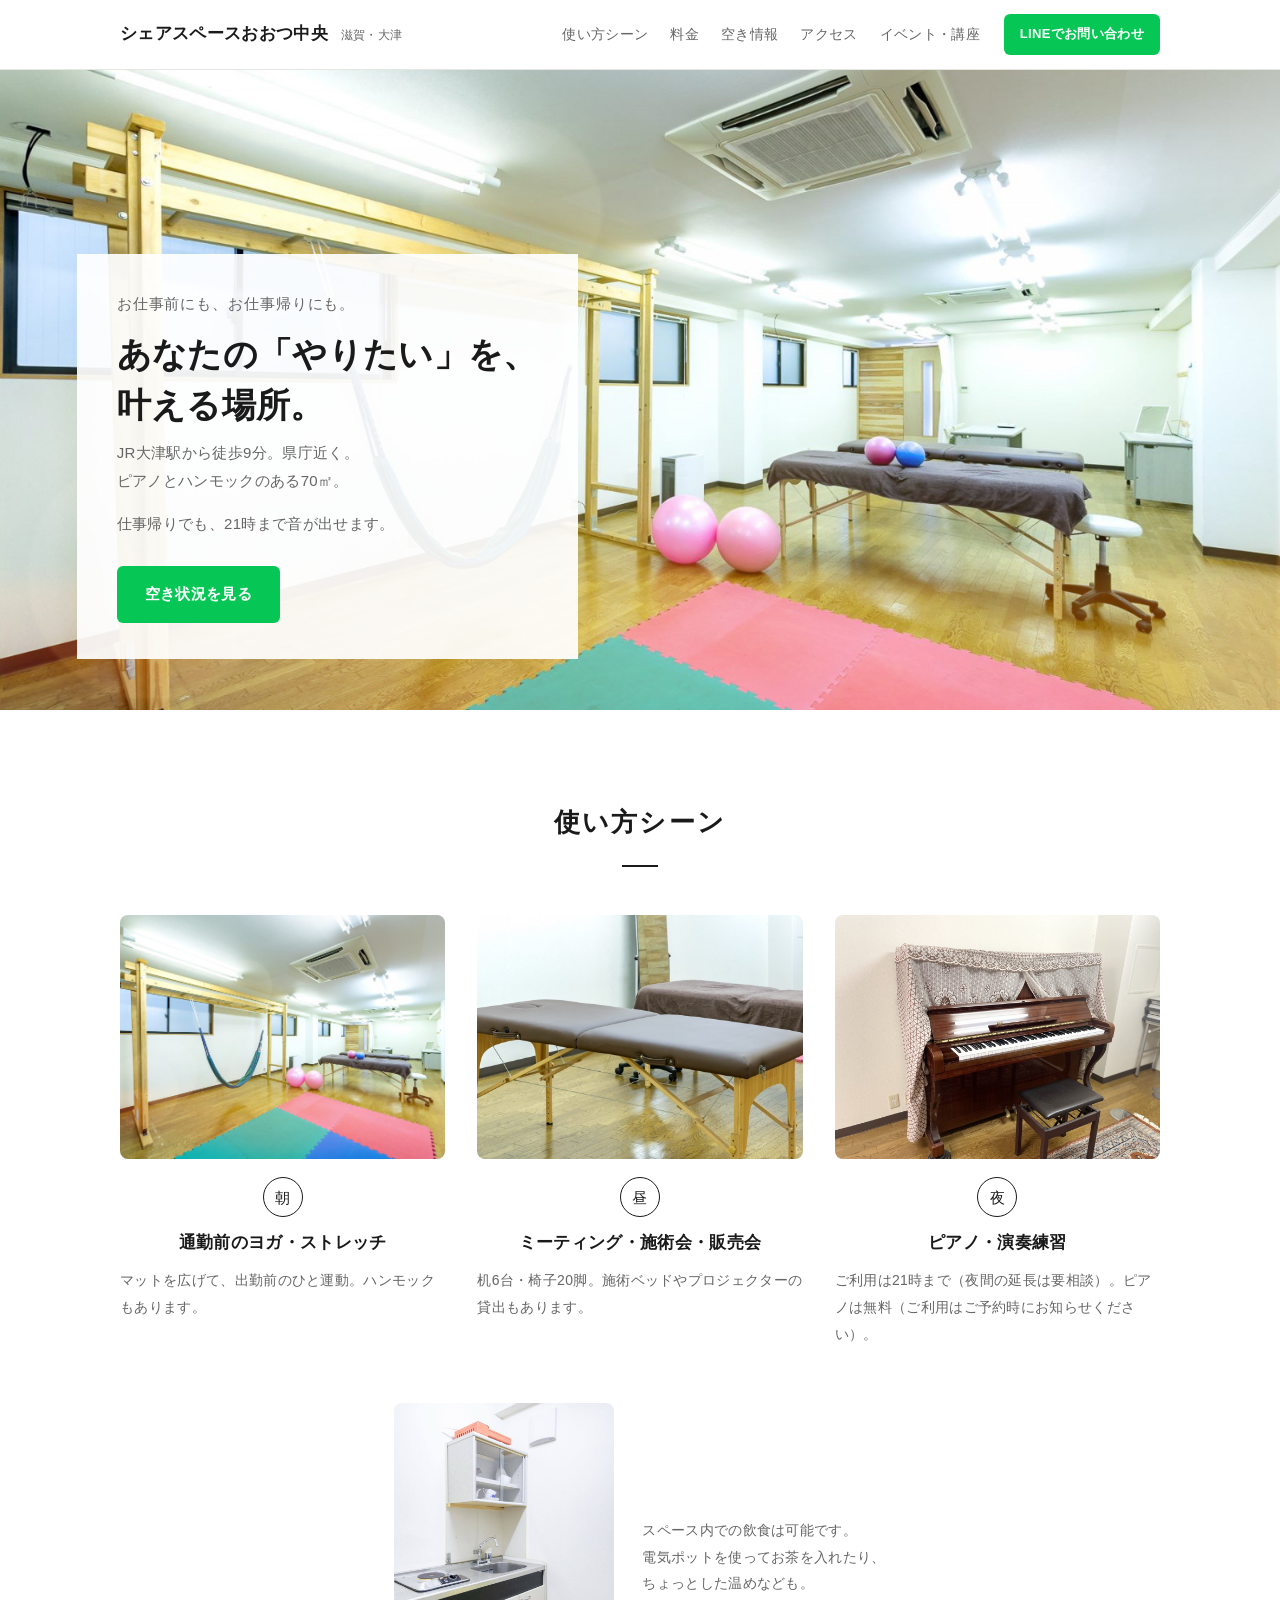
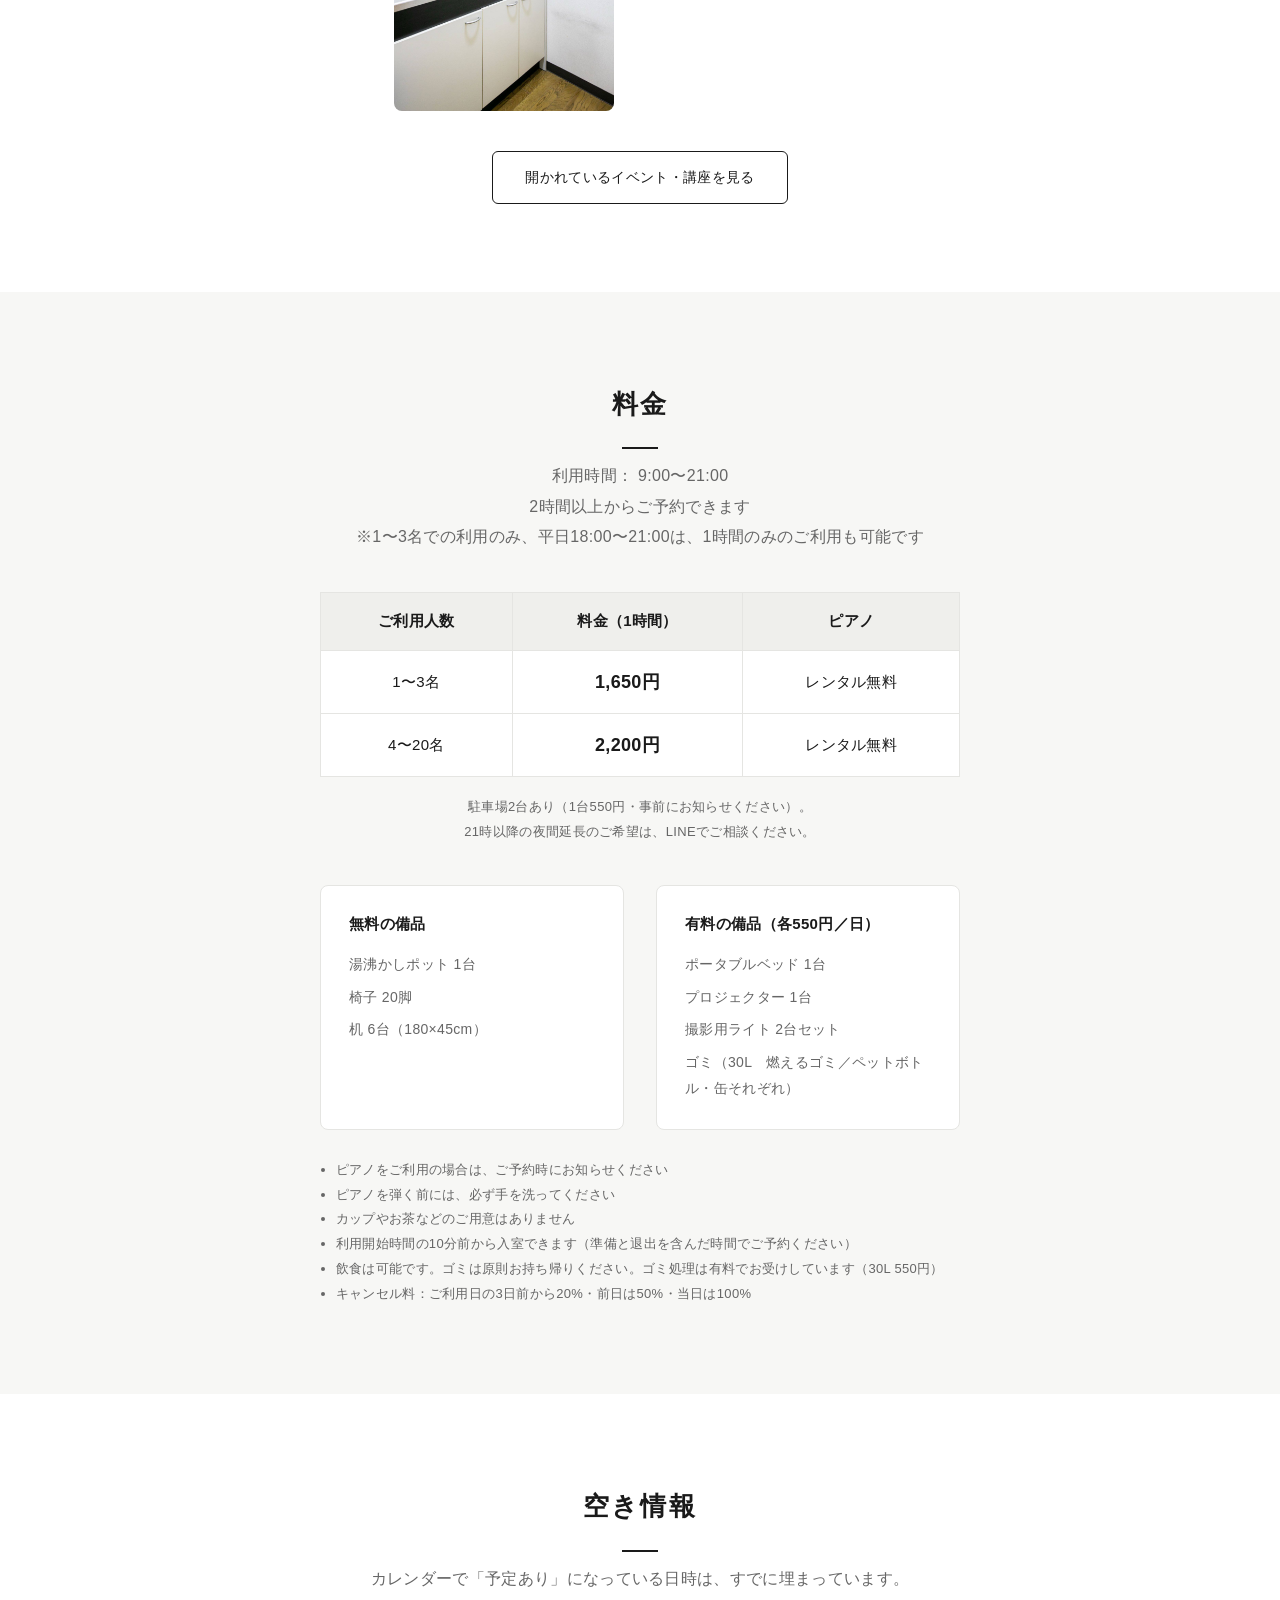
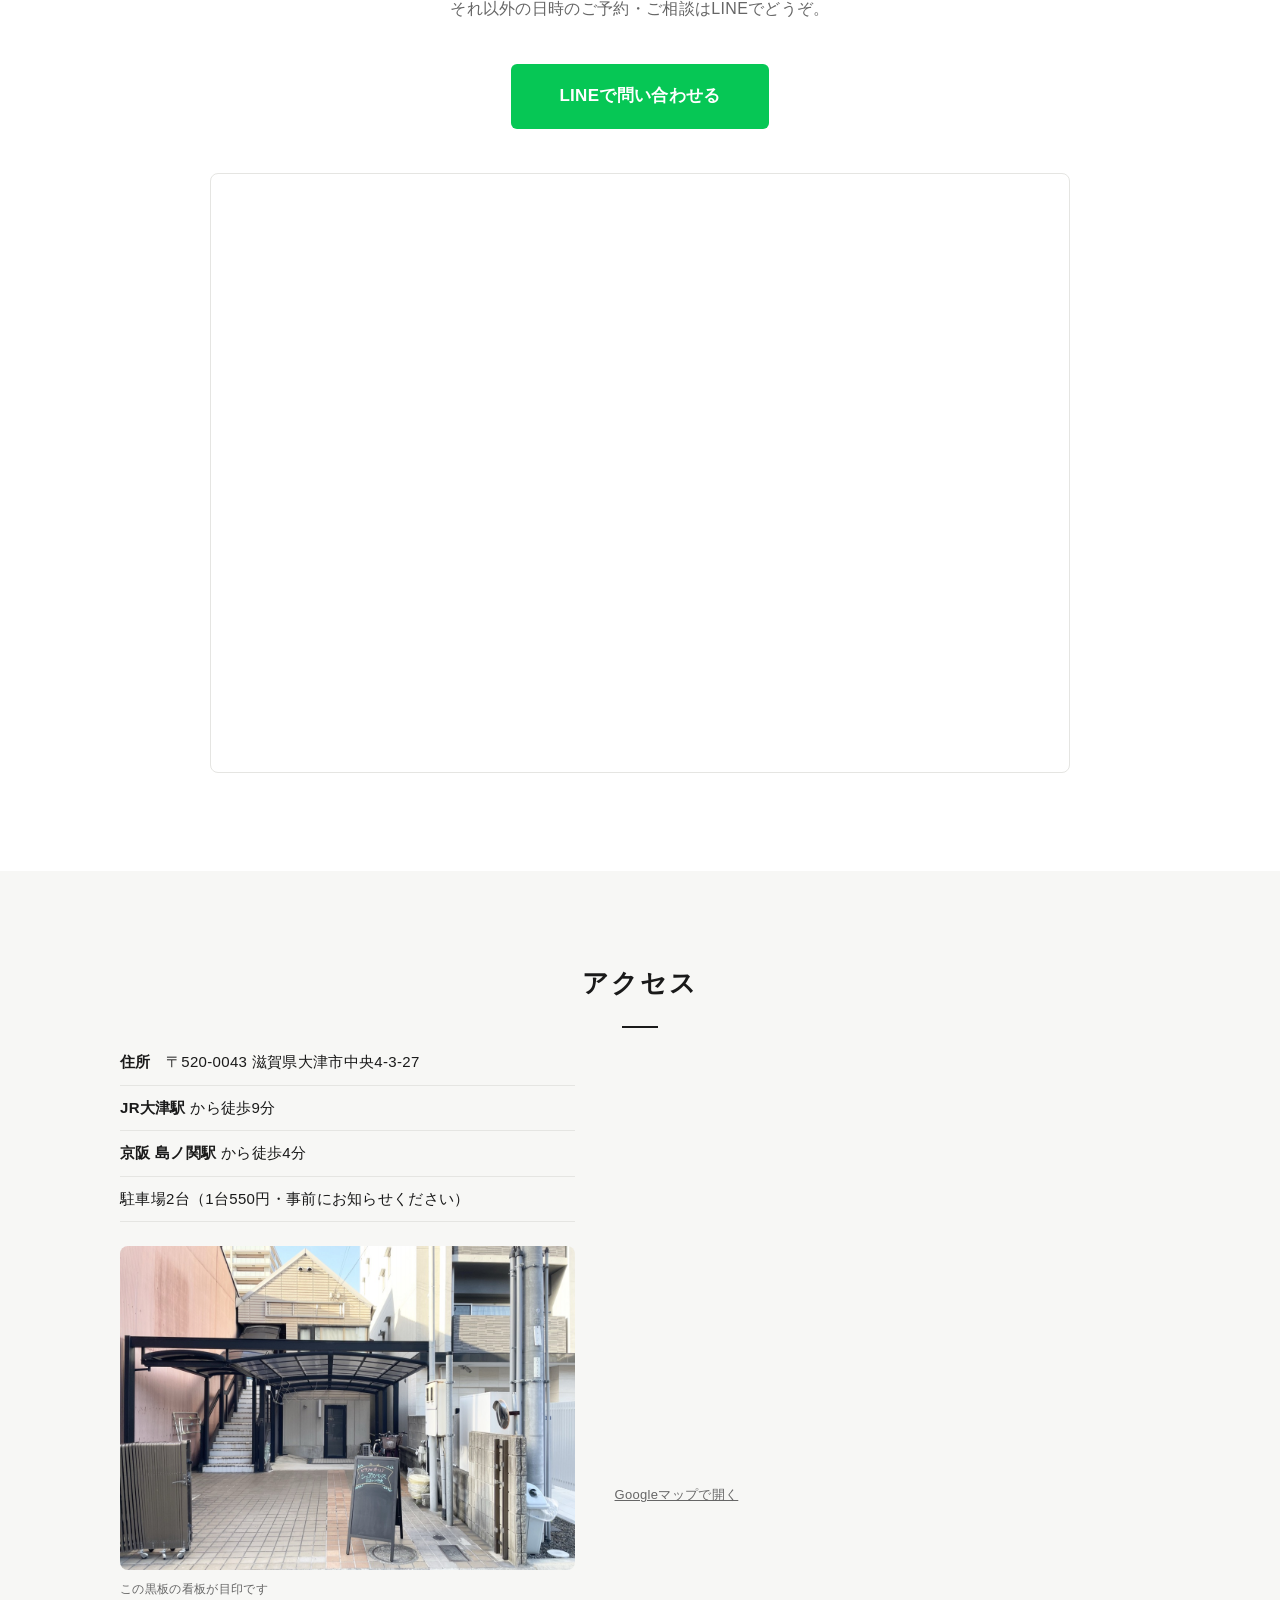
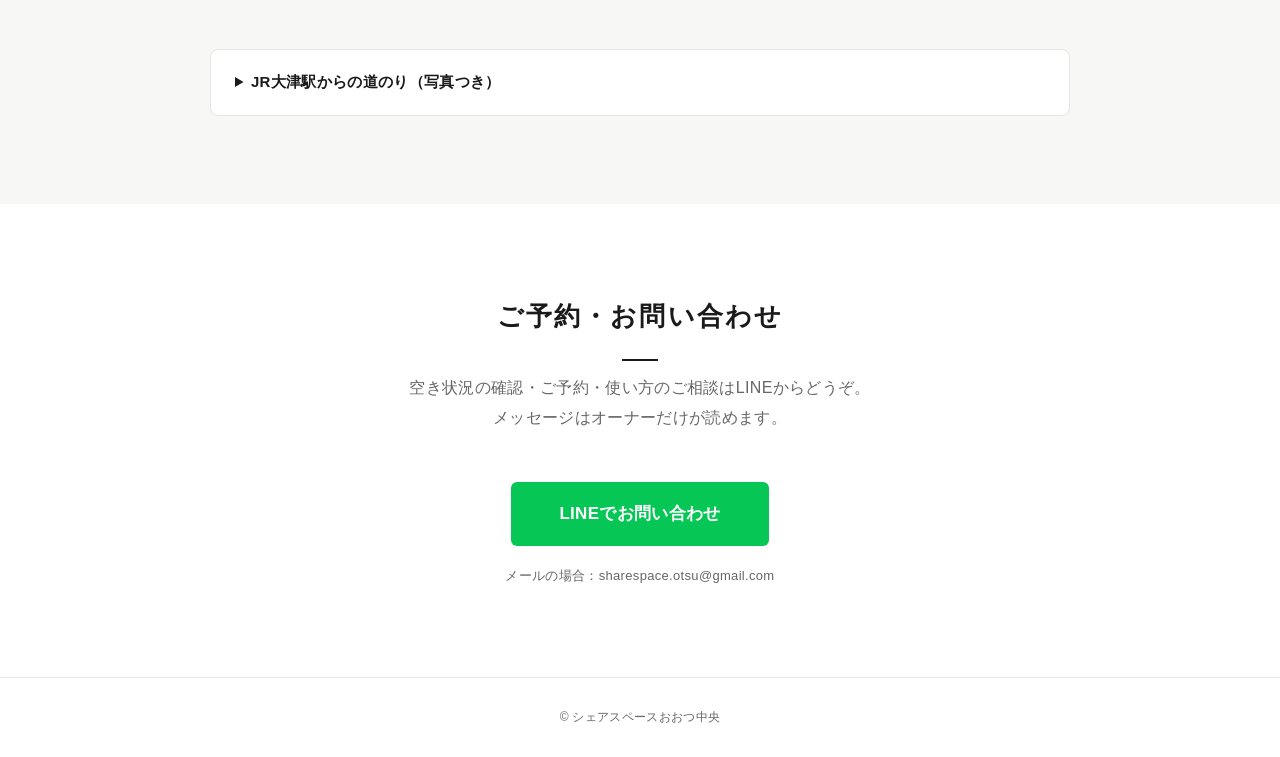
<file: index.html>
<!DOCTYPE html>
<html lang="ja">
<head>
  <meta charset="UTF-8">
  <!-- Google tag (gtag.js) -->
  <script async src="https://www.googletagmanager.com/gtag/js?id=G-ECEK7TFLC9"></script>
  <script>
    window.dataLayer = window.dataLayer || [];
    function gtag(){dataLayer.push(arguments);}
    gtag('js', new Date());
    gtag('config', 'G-ECEK7TFLC9');
  </script>
  <meta name="viewport" content="width=device-width, initial-scale=1.0">
  <title>シェアスペースおおつ中央｜大津駅徒歩9分・ピアノが弾けるレンタルスペース</title>
  <meta name="description" content="JR大津駅徒歩9分・京阪島ノ関駅徒歩4分。ピアノとハンモックのある70㎡のレンタルスペース。ヨガ・ピアノ練習・ミーティング・施術会に。21時まで。">
  <link rel="stylesheet" href="css/style.css?v=20260719f">
</head>
<body>

  <header class="site-header">
    <div class="header-inner">
      <div class="site-title">
        <a href="#top">シェアスペースおおつ中央</a>
        <span class="site-sub">滋賀・大津</span>
      </div>
      <nav class="site-nav">
        <a href="#scenes">使い方シーン</a>
        <a href="#price">料金</a>
        <a href="#calendar">空き情報</a>
        <a href="#access">アクセス</a>
        <a href="events.html">イベント・講座</a>
      </nav>
      <a class="btn-line btn-line-small" href="https://lin.ee/ooiNmAy">LINEでお問い合わせ</a>
    </div>
  </header>

  <main id="top">

    <!-- ヒーロー -->
    <section class="hero">
      <div class="hero-photo">
        <img src="images/hero.jpg" alt="シェアスペースおおつ中央の室内。木の床とハンモックのある70㎡の空間">
      </div>
      <div class="hero-text">
        <!-- キャッチコピー：2026-07-19本人確定（B案） -->
        <p class="hero-eyebrow">お仕事前にも、お仕事帰りにも。</p>
        <h1>あなたの「やりたい」を、<br>叶える場所。</h1>
        <p>JR大津駅から徒歩9分。県庁近く。<br>ピアノとハンモックのある70㎡。</p>
        <p class="hero-gap">仕事帰りでも、21時まで音が出せます。</p>
        <a class="btn-line" href="#calendar">空き状況を見る</a>
      </div>
    </section>

    <!-- 使い方シーン -->
    <section class="section" id="scenes">
      <h2>使い方シーン</h2>
      <div class="scene-grid">
        <article class="scene-card">
          <div class="scene-photo"><img src="images/hero.jpg" alt="マットとハンモックのある室内"></div>
          <div class="scene-label">朝</div>
          <h3>通勤前のヨガ・ストレッチ</h3>
          <!-- 【仮文】 -->
          <p>マットを広げて、出勤前のひと運動。ハンモックもあります。</p>
        </article>
        <article class="scene-card">
          <div class="scene-photo"><img src="images/bed.jpg" alt="施術用ポータブルベッド"></div>
          <div class="scene-label">昼</div>
          <h3>ミーティング・施術会・販売会</h3>
          <!-- 【仮文】 -->
          <p>机6台・椅子20脚。施術ベッドやプロジェクターの貸出もあります。</p>
        </article>
        <article class="scene-card">
          <div class="scene-photo"><img src="images/piano.jpg" alt="アップライトピアノ"></div>
          <div class="scene-label">夜</div>
          <h3>ピアノ・演奏練習</h3>
          <!-- 営業時間は9:00〜21:00に統一（2026-07-19本人指示）。夜間延長は承認制のため「要相談」表記のみ・料金は載せない -->
          <p>ご利用は21時まで（夜間の延長は要相談）。ピアノは無料（ご利用はご予約時にお知らせください）。</p>
        </article>
      </div>
      <div class="scene-kitchen">
        <img src="images/kitchen.jpg" alt="ミニキッチン（電気ポット・シンク）">
        <p>スペース内での飲食は可能です。<br>電気ポットを使ってお茶を入れたり、<br>ちょっとした温めなども。</p>
      </div>
      <div class="scene-more">
        <a href="events.html">開かれているイベント・講座を見る</a>
      </div>
    </section>

    <!-- 料金 -->
    <section class="section section-gray" id="price">
      <h2>料金</h2>
      <p class="section-lead">利用時間： 9:00〜21:00<br>2時間以上からご予約できます<br>※1〜3名での利用のみ、平日18:00〜21:00は、1時間のみのご利用も可能です</p>
      <div class="table-wrap">
        <table class="price-table">
          <thead>
            <tr><th>ご利用人数</th><th>料金（1時間）</th><th>ピアノ</th></tr>
          </thead>
          <tbody>
            <tr><td>1〜3名</td><td class="price">1,650円</td><td>レンタル無料</td></tr>
            <tr><td>4〜20名</td><td class="price">2,200円</td><td>レンタル無料</td></tr>
          </tbody>
        </table>
      </div>
      <p class="note">駐車場2台あり（1台550円・事前にお知らせください）。<br>21時以降の夜間延長のご希望は、LINEでご相談ください。</p>

      <div class="equipment">
        <div class="equipment-col">
          <h3>無料の備品</h3>
          <ul>
            <li>湯沸かしポット 1台</li>
            <li>椅子 20脚</li>
            <li>机 6台（180×45cm）</li>
          </ul>
        </div>
        <div class="equipment-col">
          <h3>有料の備品（各550円／日）</h3>
          <ul>
            <li>ポータブルベッド 1台</li>
            <li>プロジェクター 1台</li>
            <li>撮影用ライト 2台セット</li>
            <li>ゴミ（30L　燃えるゴミ／ペットボトル・缶それぞれ）</li>
          </ul>
        </div>
      </div>
      <ul class="rules">
        <li>ピアノをご利用の場合は、ご予約時にお知らせください</li>
        <li>ピアノを弾く前には、必ず手を洗ってください</li>
        <li>カップやお茶などのご用意はありません</li>
        <li>利用開始時間の10分前から入室できます（準備と退出を含んだ時間でご予約ください）</li>
        <li>飲食は可能です。ゴミは原則お持ち帰りください。ゴミ処理は有料でお受けしています（30L 550円）</li>
        <li>キャンセル料：ご利用日の3日前から20%・前日は50%・当日は100%</li>
      </ul>
    </section>

    <!-- 空き情報 -->
    <section class="section" id="calendar">
      <h2>空き情報</h2>
      <p class="section-lead">カレンダーで「予定あり」になっている日時は、すでに埋まっています。<br>それ以外の日時のご予約・ご相談はLINEでどうぞ。</p>
      <div class="calendar-cta">
        <a class="btn-line btn-line-large" href="https://lin.ee/ooiNmAy">LINEで問い合わせる</a>
      </div>
      <div class="calendar-wrap">
        <iframe src="https://calendar.google.com/calendar/embed?src=7jspsnssed86r68svoffqrque8%40group.calendar.google.com&ctz=Asia%2FTokyo" title="空き情報カレンダー" loading="lazy"></iframe>
      </div>
    </section>

    <!-- アクセス -->
    <section class="section section-gray" id="access">
      <h2>アクセス</h2>
      <div class="access-grid">
        <div class="access-info">
          <ul class="access-list">
            <li><strong>住所</strong>　〒520-0043 滋賀県大津市中央4-3-27</li>
            <li><strong>JR大津駅</strong> から徒歩9分</li>
            <li><strong>京阪 島ノ関駅</strong> から徒歩4分</li>
            <li>駐車場2台（1台550円・事前にお知らせください）</li>
          </ul>
          <div class="access-photo">
            <img src="images/exterior.jpg" alt="シェアスペースおおつ中央の入口。黒板の立て看板が目印">
            <p class="caption">この黒板の看板が目印です</p>
          </div>
        </div>
        <div class="access-map">
          <iframe src="https://maps.google.com/maps?q=%E3%82%B7%E3%82%A7%E3%82%A2%E3%82%B9%E3%83%9A%E3%83%BC%E3%82%B9%E3%81%8A%E3%81%8A%E3%81%A4%E4%B8%AD%E5%A4%AE%20%E6%BB%8B%E8%B3%80%E7%9C%8C%E5%A4%A7%E6%B4%A5%E5%B8%82%E4%B8%AD%E5%A4%AE4-3-27&output=embed" title="地図" loading="lazy"></iframe>
          <a class="map-link" href="https://www.google.com/maps/search/?api=1&query=%E3%82%B7%E3%82%A7%E3%82%A2%E3%82%B9%E3%83%9A%E3%83%BC%E3%82%B9%E3%81%8A%E3%81%8A%E3%81%A4%E4%B8%AD%E5%A4%AE%20%E6%BB%8B%E8%B3%80%E7%9C%8C%E5%A4%A7%E6%B4%A5%E5%B8%82%E4%B8%AD%E5%A4%AE4-3-27">Googleマップで開く</a>
        </div>
      </div>

      <details class="route">
        <summary>JR大津駅からの道のり（写真つき）</summary>
        <div class="route-body">
          <img src="images/route-1.jpg" alt="道順1〜3">
          <ol start="1">
            <li>大津駅北口を出て、右側に曲がります</li>
            <li>フレンドマートの横をそのまま進みます</li>
            <li>横断歩道を向かい側に渡ってから、さらに右手に下ります</li>
          </ol>
          <img src="images/route-2.jpg" alt="道順4〜6">
          <ol start="4">
            <li>横断歩道（信号あり）を渡り、左に曲がって道なりに下ります（県庁に沿った道です）</li>
            <li>NHKが見えます。そのままNHKの方に渡ります</li>
            <li>JA全農滋賀のビルの方に渡り、琵琶湖の方に向かって降りていきます</li>
          </ol>
          <img src="images/route-3.jpg" alt="道順7〜9">
          <ol start="7">
            <li>ひだち教室の看板のところを右折します</li>
            <li>お地蔵さんのある小さい川（吾妻川）を渡ります</li>
            <li>吉川呉服店の看板の3つ先が当スペースです</li>
          </ol>
          <img src="images/route-4.jpg" alt="道順10・目印の看板">
        </div>
      </details>
    </section>

    <!-- お問い合わせ -->
    <section class="section cta" id="contact">
      <h2>ご予約・お問い合わせ</h2>
      <p class="section-lead">空き状況の確認・ご予約・使い方のご相談はLINEからどうぞ。<br>メッセージはオーナーだけが読めます。</p>
      <a class="btn-line btn-line-large" href="https://lin.ee/ooiNmAy">LINEでお問い合わせ</a>
      <p class="note">メールの場合：sharespace.otsu@gmail.com</p>
    </section>

  </main>

  <footer class="site-footer">
    <p>© シェアスペースおおつ中央</p>
  </footer>

</body>
</html>
</file>
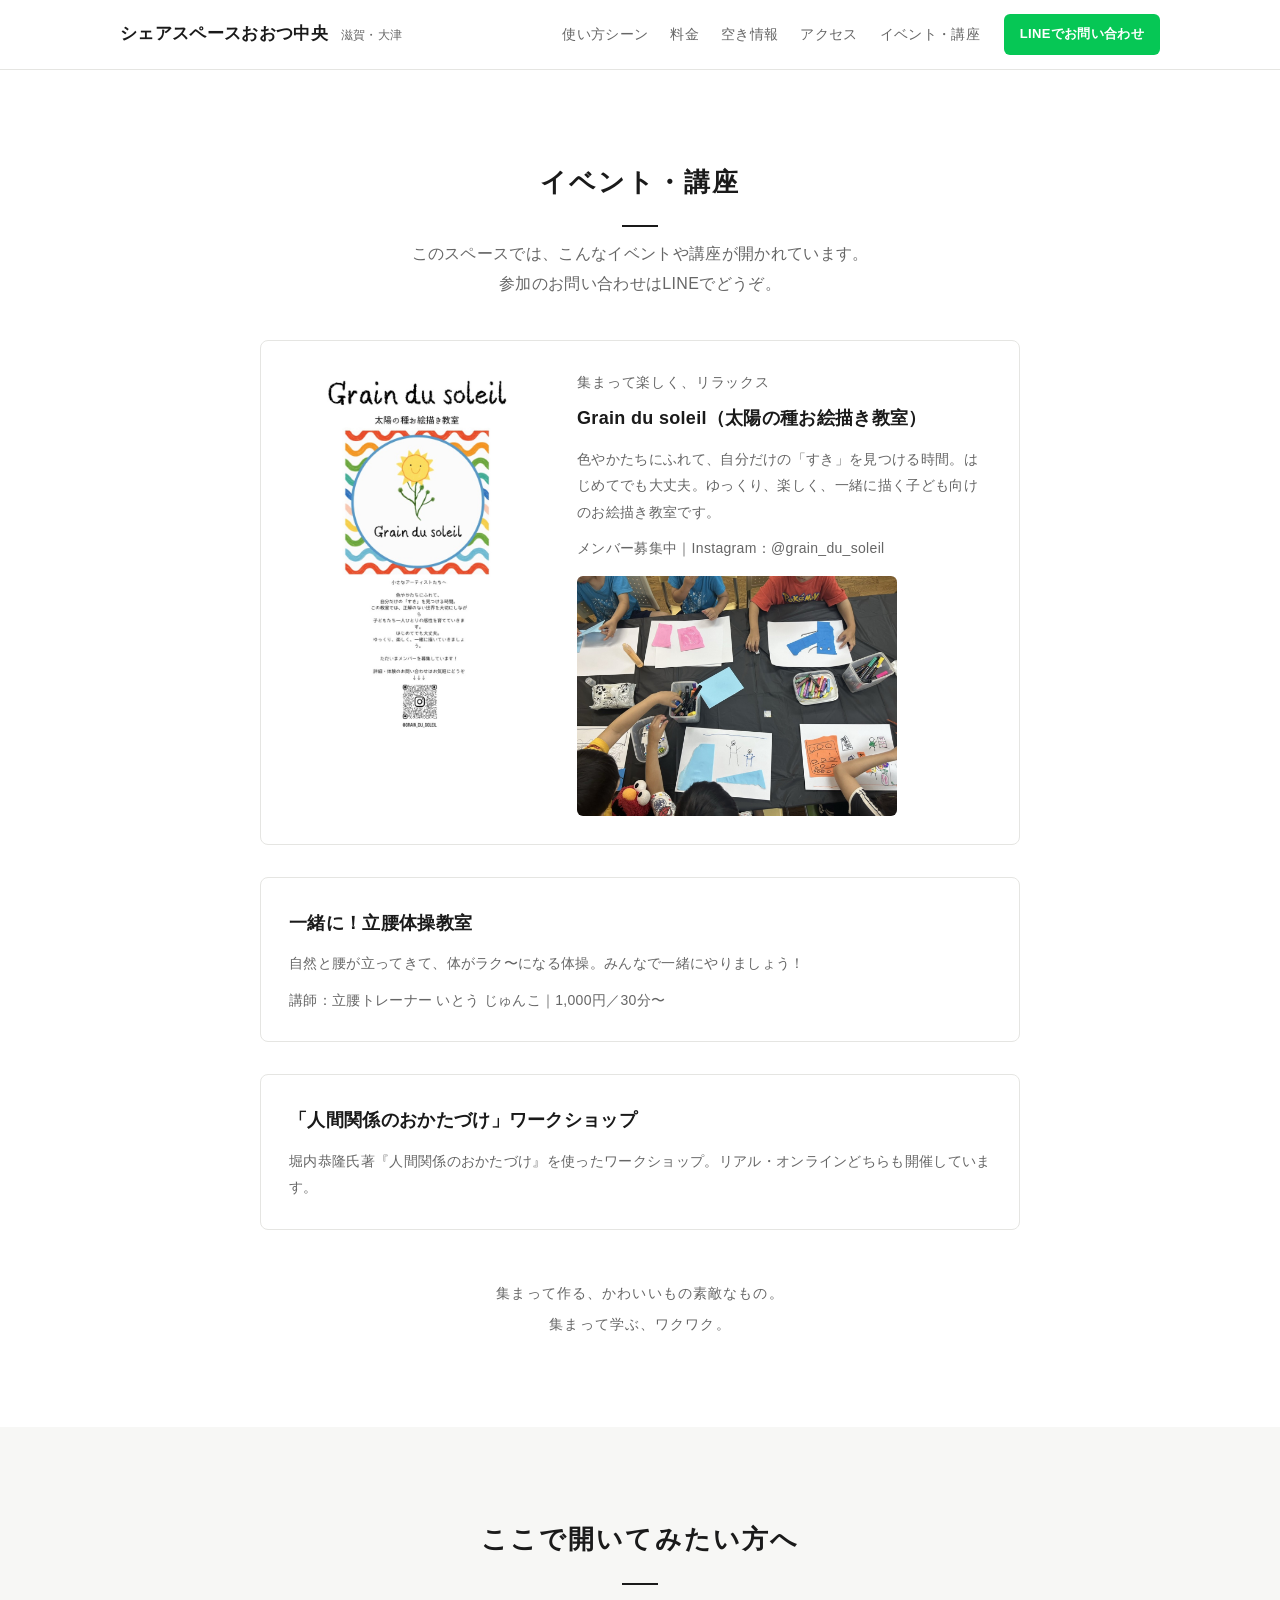
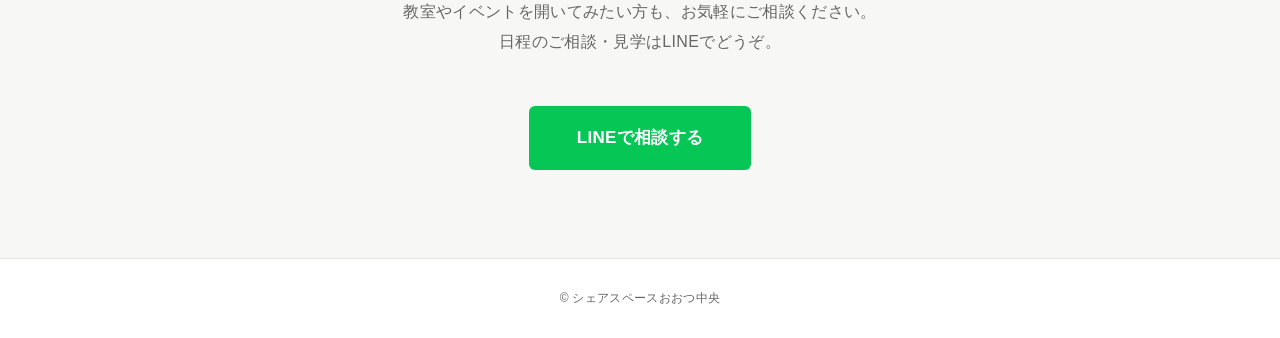
<file: events.html>
<!DOCTYPE html>
<html lang="ja">
<head>
  <meta charset="UTF-8">
  <!-- Google tag (gtag.js) -->
  <script async src="https://www.googletagmanager.com/gtag/js?id=G-ECEK7TFLC9"></script>
  <script>
    window.dataLayer = window.dataLayer || [];
    function gtag(){dataLayer.push(arguments);}
    gtag('js', new Date());
    gtag('config', 'G-ECEK7TFLC9');
  </script>
  <meta name="viewport" content="width=device-width, initial-scale=1.0">
  <title>イベント・講座｜シェアスペースおおつ中央</title>
  <meta name="description" content="シェアスペースおおつ中央で開かれているイベント・講座のご紹介。お絵描き教室・体操教室・ワークショップなど。">
  <link rel="stylesheet" href="css/style.css?v=20260719f">
</head>
<body>

  <header class="site-header">
    <div class="header-inner">
      <div class="site-title">
        <a href="index.html">シェアスペースおおつ中央</a>
        <span class="site-sub">滋賀・大津</span>
      </div>
      <nav class="site-nav">
        <a href="index.html#scenes">使い方シーン</a>
        <a href="index.html#price">料金</a>
        <a href="index.html#calendar">空き情報</a>
        <a href="index.html#access">アクセス</a>
        <a href="events.html">イベント・講座</a>
      </nav>
      <a class="btn-line btn-line-small" href="https://lin.ee/ooiNmAy">LINEでお問い合わせ</a>
    </div>
  </header>

  <main>
    <section class="section">
      <h2>イベント・講座</h2>
      <p class="section-lead">このスペースでは、こんなイベントや講座が開かれています。<br>参加のお問い合わせはLINEでどうぞ。</p>

      <div class="event-list">

        <article class="event-card">
          <div class="event-photo">
            <img src="images/event-grain-flyer.jpg" alt="Grain du soleil 太陽の種お絵描き教室のご案内">
          </div>
          <div class="event-body">
            <p class="event-tag">集まって楽しく、リラックス</p>
            <h3>Grain du soleil（太陽の種お絵描き教室）</h3>
            <p>色やかたちにふれて、自分だけの「すき」を見つける時間。はじめてでも大丈夫。ゆっくり、楽しく、一緒に描く子ども向けのお絵描き教室です。</p>
            <p class="event-note">メンバー募集中｜Instagram：@grain_du_soleil</p>
            <div class="event-photo-sub"><img src="images/event-oekaki.jpg" alt="お絵描き教室のようす"></div>
          </div>
        </article>

        <article class="event-card">
          <div class="event-body">
            <h3>一緒に！立腰体操教室</h3>
            <p>自然と腰が立ってきて、体がラク〜になる体操。みんなで一緒にやりましょう！</p>
            <p class="event-note">講師：立腰トレーナー いとう じゅんこ｜1,000円／30分〜</p>
          </div>
        </article>

        <article class="event-card">
          <div class="event-body">
            <h3>「人間関係のおかたづけ」ワークショップ</h3>
            <p>堀内恭隆氏著『人間関係のおかたづけ』を使ったワークショップ。リアル・オンラインどちらも開催しています。</p>
          </div>
        </article>

      </div>
      <p class="event-motto">集まって作る、かわいいもの素敵なもの。<br>集まって学ぶ、ワクワク。</p>
    </section>

    <section class="section section-gray cta">
      <h2>ここで開いてみたい方へ</h2>
      <!-- 【仮文】定期利用者さん向けの一言。じゅんじゅんの言葉に磨く前提 -->
      <p class="section-lead">教室やイベントを開いてみたい方も、お気軽にご相談ください。<br>日程のご相談・見学はLINEでどうぞ。</p>
      <a class="btn-line btn-line-large" href="https://lin.ee/ooiNmAy">LINEで相談する</a>
    </section>
  </main>

  <footer class="site-footer">
    <p>© シェアスペースおおつ中央</p>
  </footer>

</body>
</html>
</file>
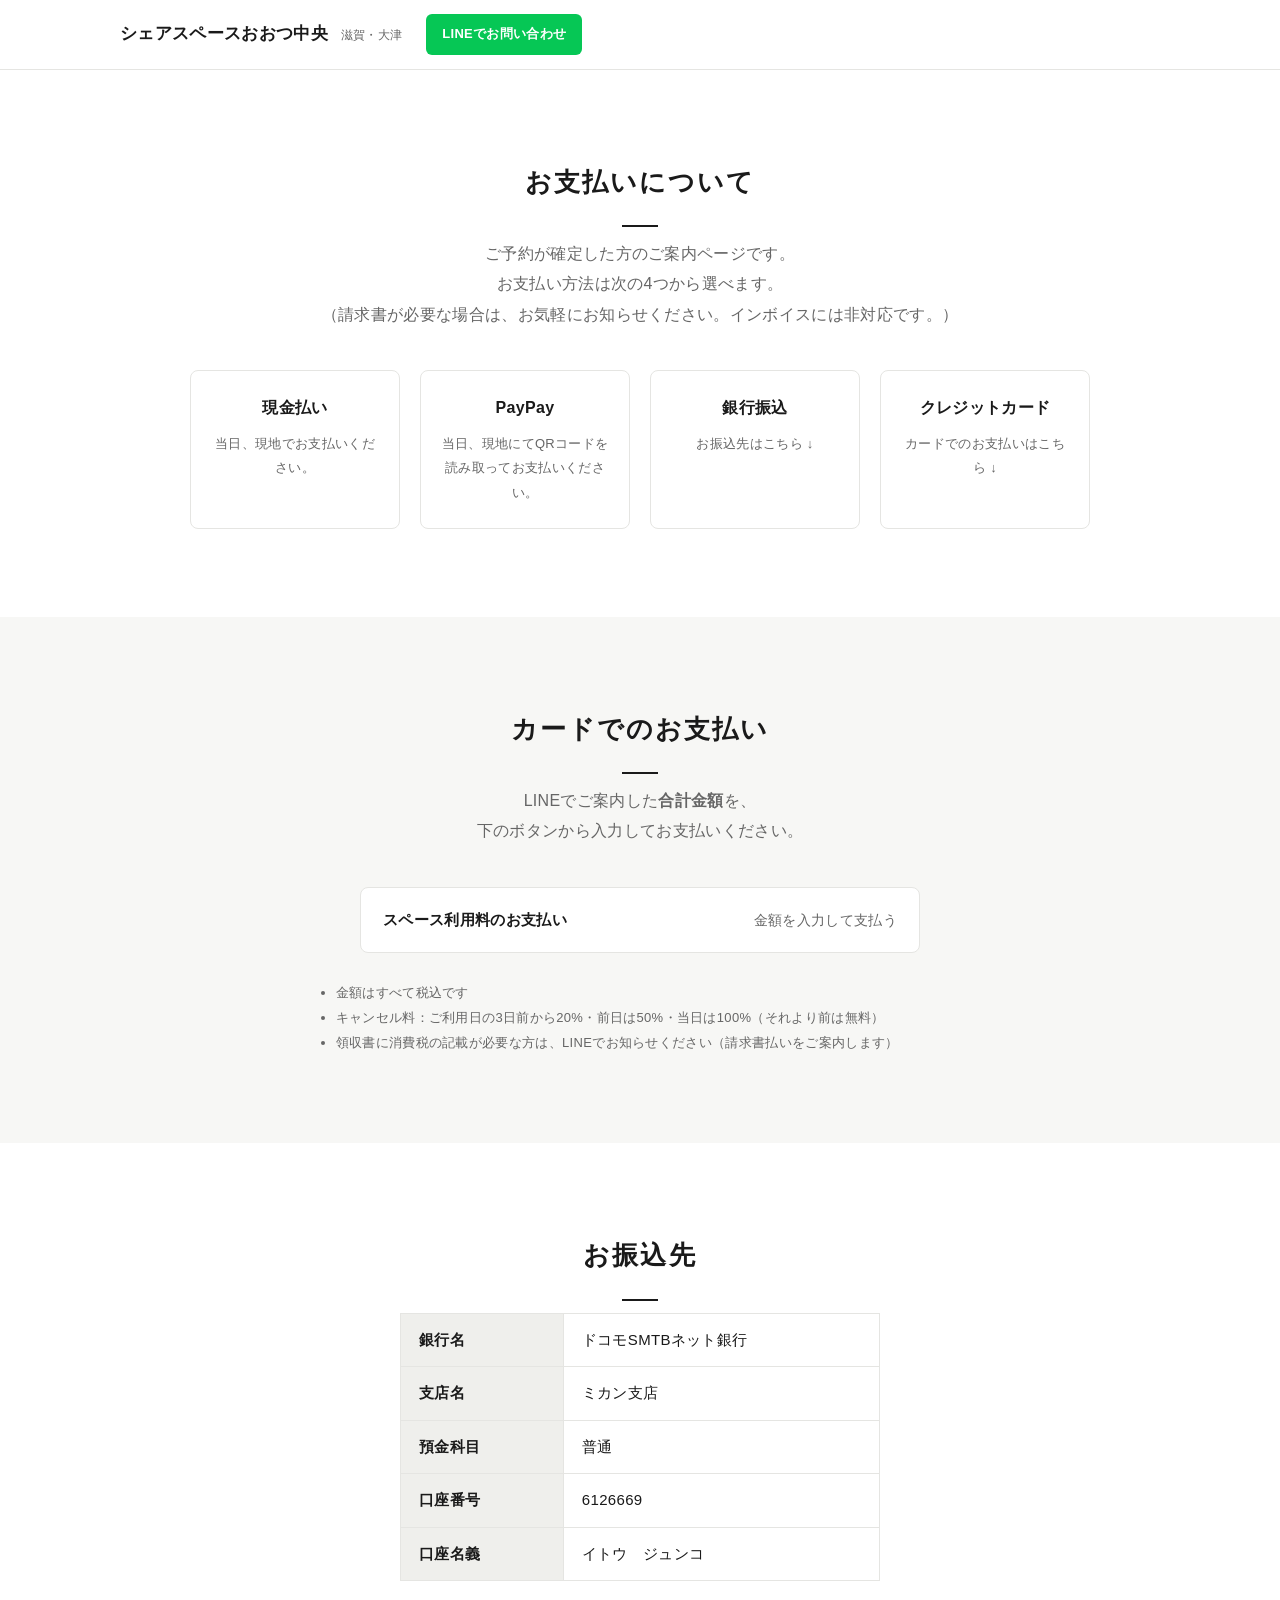
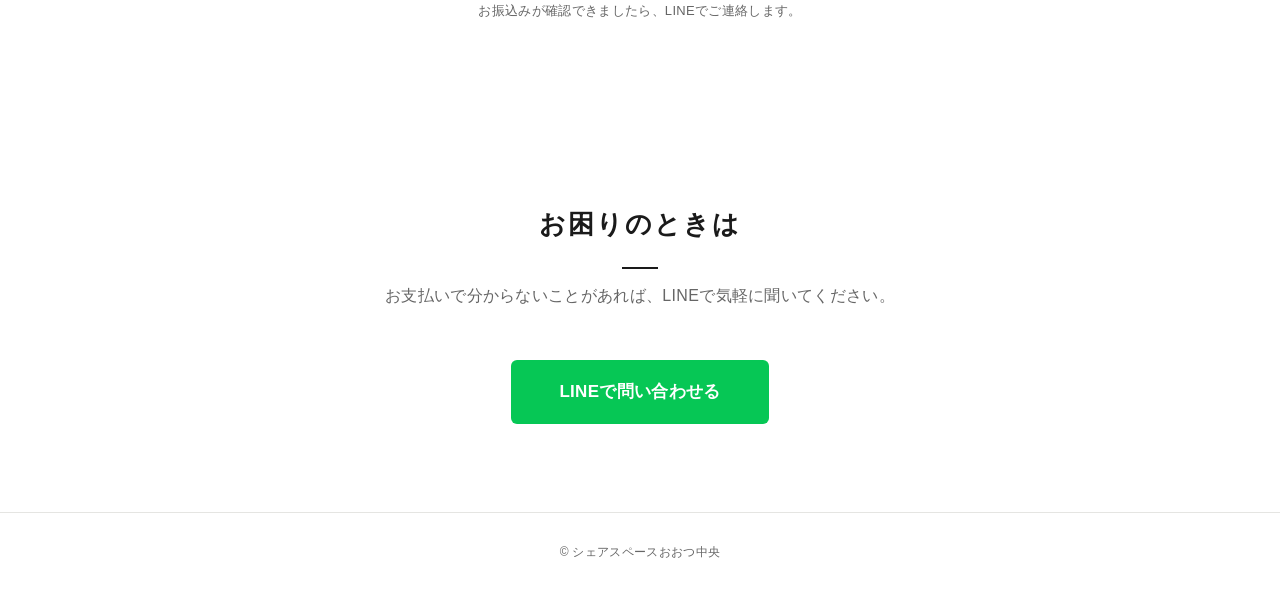
<file: pay.html>
<!DOCTYPE html>
<html lang="ja">
<head>
  <meta charset="UTF-8">
  <!-- Google tag (gtag.js) -->
  <script async src="https://www.googletagmanager.com/gtag/js?id=G-ECEK7TFLC9"></script>
  <script>
    window.dataLayer = window.dataLayer || [];
    function gtag(){dataLayer.push(arguments);}
    gtag('js', new Date());
    gtag('config', 'G-ECEK7TFLC9');
  </script>
  <meta name="viewport" content="width=device-width, initial-scale=1.0">
  <meta name="robots" content="noindex, nofollow">
  <title>お支払いについて｜シェアスペースおおつ中央</title>
  <link rel="stylesheet" href="css/style.css?v=20260719f">
</head>
<body>

  <header class="site-header">
    <div class="header-inner">
      <div class="site-title">
        <a href="index.html">シェアスペースおおつ中央</a>
        <span class="site-sub">滋賀・大津</span>
      </div>
      <a class="btn-line btn-line-small" href="https://lin.ee/ooiNmAy">LINEでお問い合わせ</a>
    </div>
  </header>

  <main>
    <section class="section">
      <h2>お支払いについて</h2>
      <p class="section-lead">ご予約が確定した方のご案内ページです。<br>お支払い方法は次の4つから選べます。<br>（請求書が必要な場合は、お気軽にお知らせください。インボイスには非対応です。）</p>

      <div class="pay-grid">
        <div class="pay-card">
          <h3>現金払い</h3>
          <p>当日、現地でお支払いください。</p>
        </div>
        <div class="pay-card">
          <h3>PayPay</h3>
          <p>当日、現地にてQRコードを読み取ってお支払いください。</p>
        </div>
        <a class="pay-card pay-card-link" href="#bank">
          <h3>銀行振込</h3>
          <p>お振込先はこちら ↓</p>
        </a>
        <a class="pay-card pay-card-link" href="#card">
          <h3>クレジットカード</h3>
          <p>カードでのお支払いはこちら ↓</p>
        </a>
      </div>
    </section>

    <section class="section section-gray" id="card">
      <h2>カードでのお支払い</h2>
      <p class="section-lead">LINEでご案内した<strong>合計金額</strong>を、<br>下のボタンから入力してお支払いください。</p>

      <div class="pay-links">
        <a class="pay-link-card" href="https://square.link/u/FSSY37uG">
          <span class="pay-link-name">スペース利用料のお支払い</span>
          <span class="pay-link-price">金額を入力して支払う</span>
        </a>
      </div>

      <ul class="rules">
        <li>金額はすべて税込です</li>
        <li>キャンセル料：ご利用日の3日前から20%・前日は50%・当日は100%（それより前は無料）</li>
        <li>領収書に消費税の記載が必要な方は、LINEでお知らせください（請求書払いをご案内します）</li>
      </ul>
    </section>

    <section class="section" id="bank">
      <h2>お振込先</h2>
      <div class="bank-box">
        <table class="bank-table">
          <tbody>
            <tr><th>銀行名</th><td>ドコモSMTBネット銀行</td></tr>
            <tr><th>支店名</th><td>ミカン支店</td></tr>
            <tr><th>預金科目</th><td>普通</td></tr>
            <tr><th>口座番号</th><td>6126669</td></tr>
            <tr><th>口座名義</th><td>イトウ　ジュンコ</td></tr>
          </tbody>
        </table>
        <p class="note">お振込みが確認できましたら、LINEでご連絡します。</p>
      </div>
    </section>

    <section class="section cta">
      <h2>お困りのときは</h2>
      <p class="section-lead">お支払いで分からないことがあれば、LINEで気軽に聞いてください。</p>
      <a class="btn-line btn-line-large" href="https://lin.ee/ooiNmAy">LINEで問い合わせる</a>
    </section>
  </main>

  <footer class="site-footer">
    <p>© シェアスペースおおつ中央</p>
  </footer>

</body>
</html>
</file>
<file: css/style.css>
/* ============================================
   シェアスペースおおつ中央
   デザイン変数（色・フォントはここでまとめて変更）
   ============================================ */
:root {
  --color-text: #1a1a1a;
  --color-text-sub: #666;
  --color-bg: #fff;
  --color-bg-gray: #f7f7f5;
  --color-border: #e5e5e2;
  --color-line: #06c755;      /* LINEボタン */
  --color-line-dark: #05a848;
  --font-body: "Hiragino Kaku Gothic ProN", "Hiragino Sans", "Yu Gothic", "Noto Sans JP", sans-serif;
  --max-width: 1080px;
}

* { margin: 0; padding: 0; box-sizing: border-box; }

html { scroll-behavior: smooth; }

body {
  font-family: var(--font-body);
  color: var(--color-text);
  background: var(--color-bg);
  line-height: 1.9;
  font-size: 16px;
  letter-spacing: 0.02em;
}

img { max-width: 100%; display: block; }

a { color: inherit; }

/* ---------- ヘッダー ---------- */
.site-header {
  position: sticky;
  top: 0;
  z-index: 100;
  background: rgba(255, 255, 255, 0.95);
  border-bottom: 1px solid var(--color-border);
  backdrop-filter: blur(6px);
}

.header-inner {
  max-width: var(--max-width);
  margin: 0 auto;
  padding: 14px 20px;
  display: flex;
  align-items: center;
  gap: 24px;
}

.site-title a {
  font-size: 17px;
  font-weight: 700;
  text-decoration: none;
}

.site-sub {
  font-size: 12px;
  color: var(--color-text-sub);
  margin-left: 8px;
}

.site-nav {
  margin-left: auto;
  display: flex;
  gap: 22px;
}

.site-nav a {
  font-size: 14px;
  text-decoration: none;
  color: var(--color-text-sub);
}

.site-nav a:hover { color: var(--color-text); }

/* ---------- LINEボタン ---------- */
.btn-line {
  display: inline-block;
  background: var(--color-line);
  color: #fff;
  text-decoration: none;
  border-radius: 6px;
  font-weight: 700;
  transition: background 0.2s;
}

.btn-line:hover { background: var(--color-line-dark); }

.btn-line-small { font-size: 13px; padding: 8px 16px; white-space: nowrap; }

.hero .btn-line { font-size: 15px; padding: 14px 28px; margin-top: 28px; }

.btn-line-large { font-size: 17px; padding: 16px 48px; margin-top: 8px; }

/* ---------- ヒーロー ---------- */
.hero {
  position: relative;
  max-width: 1280px;
  margin: 0 auto;
}

.hero-photo img {
  width: 100%;
  height: 72vh;
  min-height: 420px;
  max-height: 640px;
  object-fit: cover;
}

.hero-text {
  position: absolute;
  left: 6%;
  bottom: 8%;
  background: rgba(255, 255, 255, 0.92);
  padding: 36px 40px;
  max-width: 580px;
}

.hero-eyebrow {
  font-size: 13px;
  color: var(--color-text-sub);
  letter-spacing: 0.06em;
  margin-bottom: 10px;
}

.hero-text h1 {
  font-size: clamp(24px, 3.2vw, 34px);
  font-weight: 700;
  line-height: 1.5;
  margin-bottom: 8px;
}

.hero-catch {
  font-size: clamp(17px, 2.2vw, 22px);
  font-weight: 700;
  color: var(--color-text);
  margin-bottom: 14px;
}

.hero-text p {
  font-size: 15px;
  color: var(--color-text-sub);
}

.hero-gap { margin-top: 14px; }

/* ---------- セクション共通 ---------- */
.section {
  max-width: var(--max-width);
  margin: 0 auto;
  padding: 88px 20px;
  scroll-margin-top: 70px;
}

.section-gray {
  max-width: none;
  background: var(--color-bg-gray);
}

.section-gray > * {
  max-width: calc(var(--max-width) - 40px);
  margin-left: auto;
  margin-right: auto;
}

.section h2 {
  font-size: 26px;
  text-align: center;
  margin-bottom: 12px;
  letter-spacing: 0.08em;
}

.section h2::after {
  content: "";
  display: block;
  width: 36px;
  height: 2px;
  background: var(--color-text);
  margin: 18px auto 0;
}

.section-lead {
  text-align: center;
  color: var(--color-text-sub);
  margin-bottom: 40px;
}

/* ---------- 使い方シーン ---------- */
.scene-grid {
  display: grid;
  grid-template-columns: repeat(3, 1fr);
  gap: 32px;
  margin-top: 48px;
}

.scene-card { text-align: center; }

.scene-photo {
  aspect-ratio: 4 / 3;
  overflow: hidden;
  border-radius: 8px;
  margin-bottom: 18px;
}

.scene-photo img {
  width: 100%;
  height: 100%;
  object-fit: cover;
}

.scene-label {
  display: inline-block;
  width: 40px;
  height: 40px;
  line-height: 40px;
  border: 1px solid var(--color-text);
  border-radius: 50%;
  font-size: 15px;
  margin-bottom: 10px;
}

.scene-card h3 {
  font-size: 17px;
  margin-bottom: 8px;
}

.scene-card p {
  font-size: 14px;
  color: var(--color-text-sub);
  text-align: left;
}

/* ---------- 料金 ---------- */
.table-wrap { overflow-x: auto; }

.price-table {
  width: 100%;
  max-width: 640px;
  margin: 0 auto;
  border-collapse: collapse;
  background: var(--color-bg);
}

.price-table th,
.price-table td {
  border: 1px solid var(--color-border);
  padding: 14px 20px;
  text-align: center;
  font-size: 15px;
}

.price-table th {
  background: #efefec;
  font-weight: 700;
}

.price-table .price {
  font-size: 18px;
  font-weight: 700;
}

.note {
  text-align: center;
  font-size: 13px;
  color: var(--color-text-sub);
  margin-top: 18px;
}

.equipment {
  display: grid;
  grid-template-columns: 1fr 1fr;
  gap: 32px;
  max-width: 640px;
  margin: 40px auto 0;
}

.equipment-col {
  background: var(--color-bg);
  border: 1px solid var(--color-border);
  border-radius: 8px;
  padding: 24px 28px;
}

.equipment-col h3 {
  font-size: 15px;
  margin-bottom: 10px;
}

.equipment-col ul {
  list-style: none;
  font-size: 14px;
  color: var(--color-text-sub);
}

.equipment-col li { padding: 3px 0; }

.rules {
  max-width: 640px;
  margin: 28px auto 0;
  font-size: 13px;
  color: var(--color-text-sub);
  padding-left: 1.2em;
}

/* ---------- 空き情報 ---------- */
.calendar-wrap {
  max-width: 860px;
  margin: 0 auto;
}

.calendar-wrap iframe {
  width: 100%;
  height: 600px;
  border: 1px solid var(--color-border);
  border-radius: 8px;
}

.calendar-cta {
  text-align: center;
  margin: -8px 0 44px;
}

/* ---------- アクセス ---------- */
.access-grid {
  display: grid;
  grid-template-columns: 1fr 1.2fr;
  gap: 40px;
  align-items: start;
  margin-top: 8px;
}

.access-list {
  list-style: none;
  font-size: 15px;
  margin-bottom: 24px;
}

.access-list li {
  padding: 8px 0;
  border-bottom: 1px solid var(--color-border);
}

.access-photo img { border-radius: 8px; }

.caption {
  font-size: 12px;
  color: var(--color-text-sub);
  margin-top: 8px;
}

.access-map iframe {
  width: 100%;
  height: 420px;
  border: 0;
  border-radius: 8px;
}

.map-link {
  display: inline-block;
  margin-top: 12px;
  font-size: 13px;
  color: var(--color-text-sub);
}

.route {
  max-width: 860px;
  margin: 48px auto 0;
  background: var(--color-bg);
  border: 1px solid var(--color-border);
  border-radius: 8px;
}

.route summary {
  cursor: pointer;
  padding: 18px 24px;
  font-weight: 700;
  font-size: 15px;
}

.route-body { padding: 0 24px 24px; }

.route-body img {
  border-radius: 6px;
  margin: 20px 0 10px;
}

.route-body ol {
  font-size: 14px;
  color: var(--color-text-sub);
  padding-left: 1.6em;
}

/* ---------- CTA ---------- */
.cta { text-align: center; }

/* ---------- イベント・講座ページ ---------- */
.event-list {
  display: grid;
  gap: 32px;
  max-width: 760px;
  margin: 0 auto;
}

.event-card {
  display: grid;
  grid-template-columns: 260px 1fr;
  gap: 28px;
  border: 1px solid var(--color-border);
  border-radius: 8px;
  padding: 28px;
  align-items: start;
}

.event-card:not(:has(.event-photo)) { grid-template-columns: 1fr; }

.event-photo img { border-radius: 6px; }

.event-tag {
  font-size: 12px;
  color: var(--color-text-sub);
  letter-spacing: 0.06em;
  margin-bottom: 6px;
}

.event-body h3 { font-size: 18px; margin-bottom: 10px; }

.event-body p { font-size: 14px; color: var(--color-text-sub); }

.event-note {
  margin-top: 10px;
  font-size: 13px;
  color: var(--color-text);
}

.event-photo-sub { max-width: 320px; margin-top: 14px; }

.event-motto {
  text-align: center;
  margin-top: 48px;
  font-size: 14px;
  color: var(--color-text-sub);
  letter-spacing: 0.08em;
  line-height: 2.2;
}

.event-photo-sub img { border-radius: 6px; }

.scene-kitchen {
  display: flex;
  align-items: center;
  justify-content: center;
  gap: 28px;
  margin-top: 56px;
}

.scene-kitchen img {
  width: 220px;
  border-radius: 8px;
}

.scene-kitchen p {
  font-size: 14px;
  color: var(--color-text-sub);
}

@media (max-width: 760px) {
  .scene-kitchen { flex-direction: column; text-align: center; }
  .scene-kitchen img { width: 70%; max-width: 280px; }
}

.scene-more {
  text-align: center;
  margin-top: 40px;
}

.scene-more a {
  display: inline-block;
  border: 1px solid var(--color-text);
  border-radius: 6px;
  padding: 12px 32px;
  font-size: 14px;
  text-decoration: none;
  transition: background 0.2s, color 0.2s;
}

.scene-more a:hover { background: var(--color-text); color: #fff; }

@media (max-width: 760px) {
  .event-card { grid-template-columns: 1fr; padding: 22px; }
}

/* ---------- お支払いページ ---------- */
.pay-grid {
  display: grid;
  grid-template-columns: repeat(4, 1fr);
  gap: 20px;
  max-width: 900px;
  margin: 0 auto;
}

.pay-card {
  border: 1px solid var(--color-border);
  border-radius: 8px;
  padding: 22px 20px;
  text-align: center;
}

.pay-card h3 { font-size: 16px; margin-bottom: 8px; }

.pay-card p { font-size: 13px; color: var(--color-text-sub); }

.pay-card-link {
  display: block;
  text-decoration: none;
  transition: border-color 0.2s;
}

.pay-card-link:hover { border-color: var(--color-text); }

.bank-box { max-width: 480px; margin: 0 auto; }

.bank-table {
  width: 100%;
  border-collapse: collapse;
  background: var(--color-bg);
}

.bank-table th,
.bank-table td {
  border: 1px solid var(--color-border);
  padding: 12px 18px;
  font-size: 15px;
  text-align: left;
}

.bank-table th {
  background: #efefec;
  width: 34%;
  font-weight: 700;
  white-space: nowrap;
}

.pay-links {
  display: grid;
  gap: 14px;
  max-width: 560px;
  margin: 0 auto;
}

.pay-link-card {
  display: flex;
  justify-content: space-between;
  align-items: center;
  gap: 12px;
  background: var(--color-bg);
  border: 1px solid var(--color-border);
  border-radius: 8px;
  padding: 18px 22px;
  text-decoration: none;
  transition: border-color 0.2s;
}

.pay-link-card:hover { border-color: var(--color-text); }

.pay-link-name { font-weight: 700; font-size: 15px; }

.pay-link-price { font-size: 14px; color: var(--color-text-sub); white-space: nowrap; }

@media (max-width: 760px) {
  .pay-grid { grid-template-columns: 1fr 1fr; }
}

/* ---------- フッター ---------- */
.site-footer {
  border-top: 1px solid var(--color-border);
  text-align: center;
  padding: 28px 20px;
  font-size: 12px;
  color: var(--color-text-sub);
}

/* ---------- スマホ ---------- */
@media (max-width: 760px) {
  .site-nav { display: none; }

  .header-inner { gap: 12px; }

  .site-title a { font-size: 15px; }

  .site-sub { display: none; }

  .hero-photo img { height: 54vh; min-height: 320px; }

  .hero-text {
    position: static;
    max-width: none;
    padding: 28px 20px 8px;
  }

  .section { padding: 64px 20px; }

  .scene-grid {
    grid-template-columns: 1fr;
    gap: 40px;
  }

  .scene-card p { text-align: center; }

  .equipment { grid-template-columns: 1fr; }

  .access-grid { grid-template-columns: 1fr; }

  .calendar-wrap iframe { height: 480px; }
}
</file>
